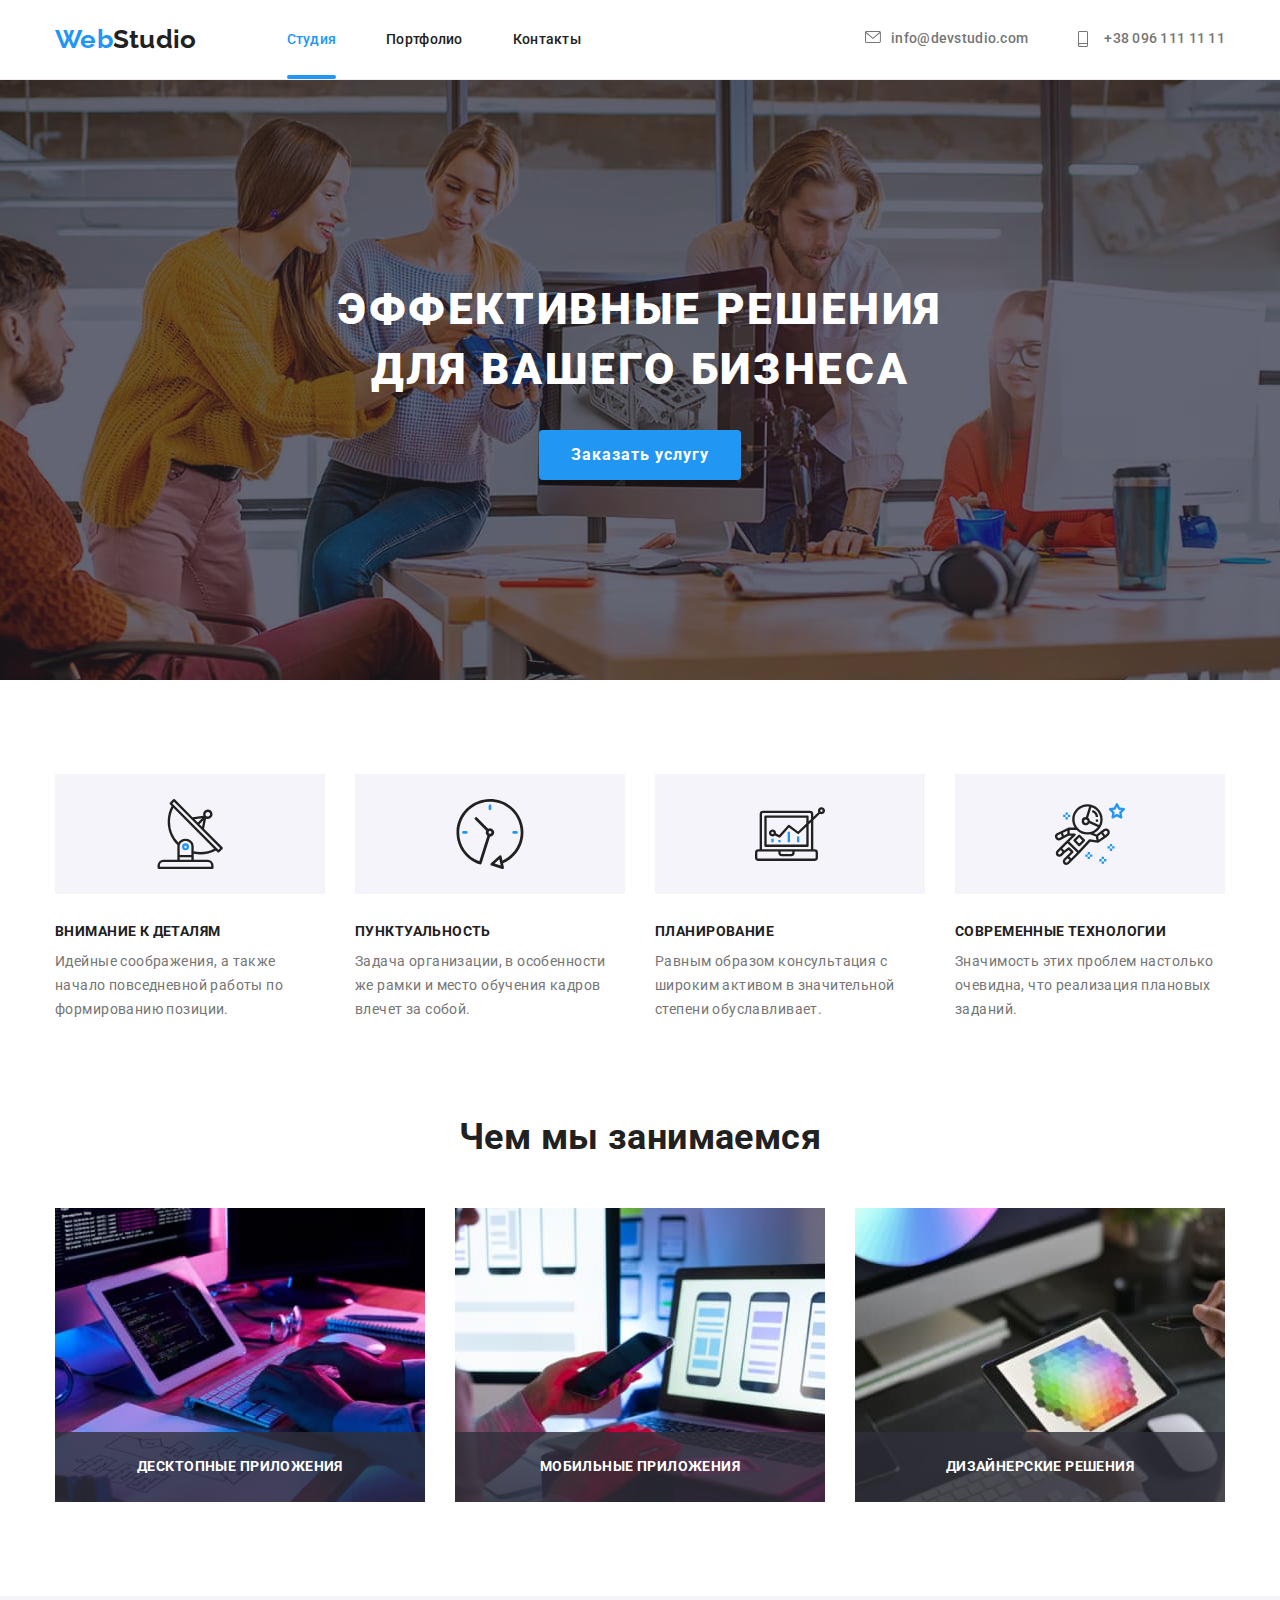
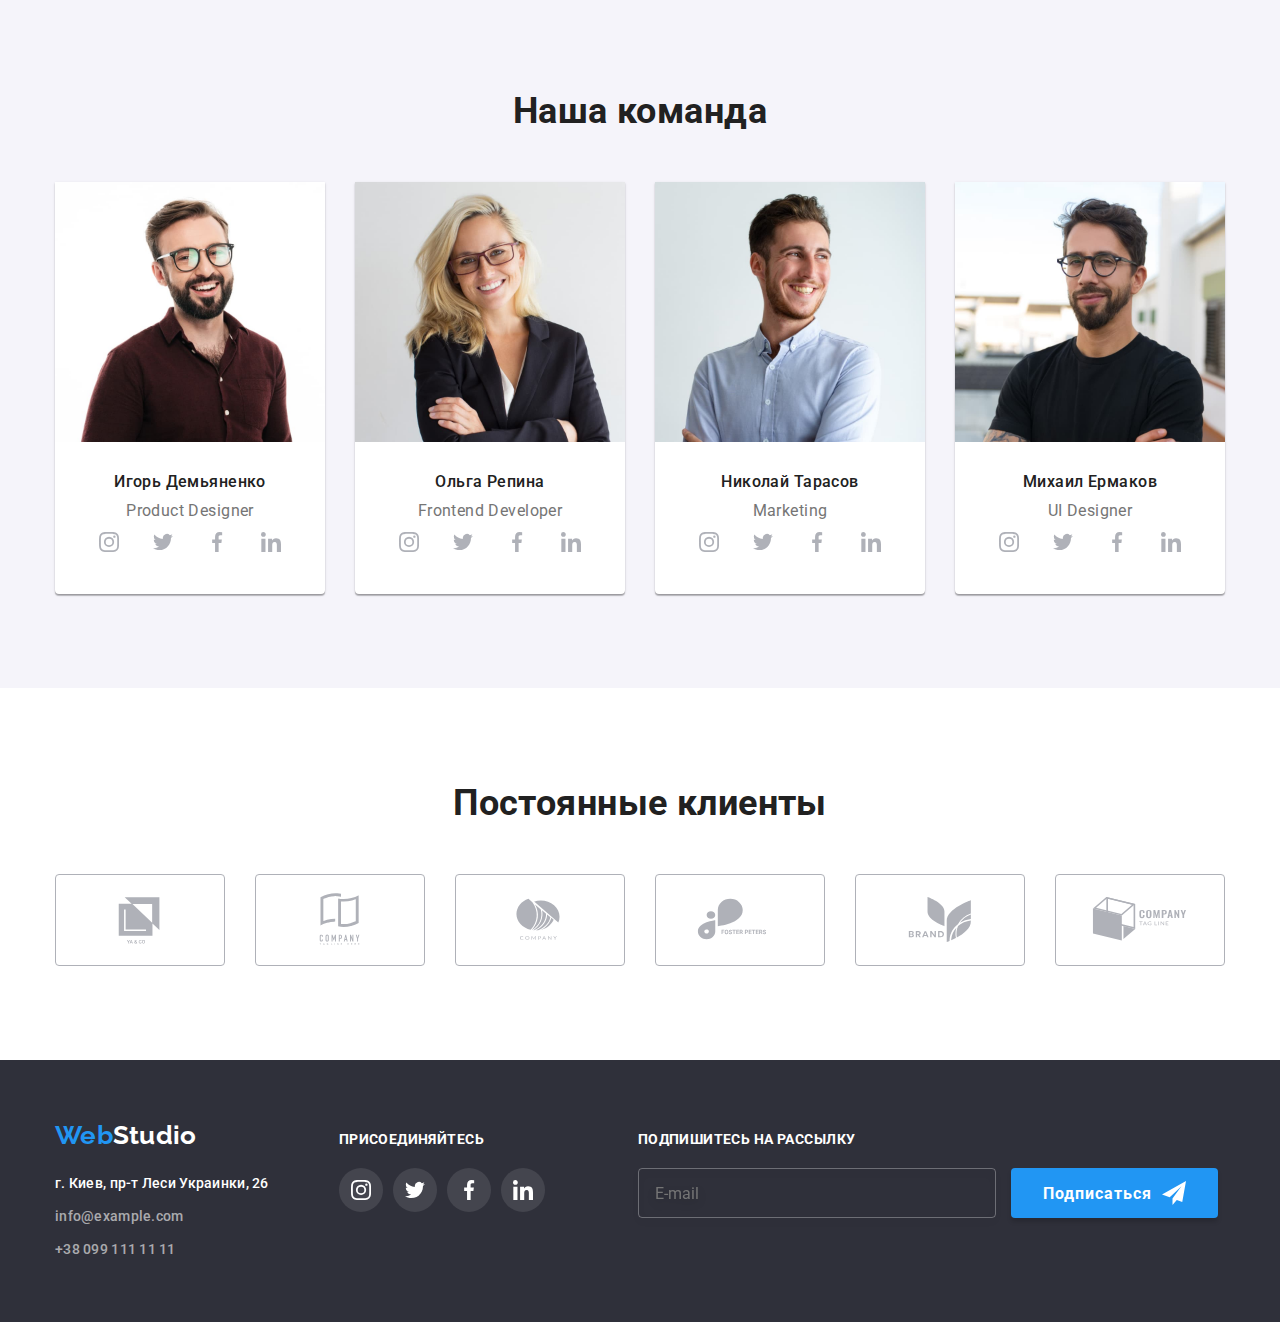
<file: index.html>
<!DOCTYPE html>
<html lang="ru">
  <head>
    <meta charset="UTF-8" />
    <meta http-equiv="X-UA-Compatible" content="IE=edge" />
    <meta name="viewport" content="width=device-width, initial-scale=1.0" />
    <title>WebStudio</title>
    <link rel="preconnect" href="https://fonts.gstatic.com" />
    <link href="https://fonts.googleapis.com/css2?family=Raleway:wght@700&family=Roboto:wght@400;500;700;900&display=swap" rel="stylesheet" />
    <link rel="stylesheet" href="https://cdnjs.cloudflare.com/ajax/libs/modern-normalize/1.0.0/modern-normalize.min.css" />
    <link rel="stylesheet" href="./css/styles.css" />
  </head>
  <body>
    <header class="page-header">
      <div class="container nav-container">
        <nav class="main-nav">
          <a class="whole-logo link" href="./index.html"><span class="logo web-part">Web</span><span class="logo studio-part">Studio</span></a>
          <ul class="site-nav list">
            <li class="nav-item"><a class="link current" href="./index.html">Студия</a></li>
            <li class="nav-item"><a class="link" href="./portfolio.html">Портфолио</a></li>
            <li class="nav-item"><a class="link" href="">Контакты</a></li>
          </ul>
        </nav>
        <ul class="contact-nav list">
          <li class="nav-item contact-item">
            <a class="link contact-info-header" href="mailto:info@devstudio.com">
              <svg class="contact-icon">
                <use href="./images/studio/icons.svg#icon-envelope" width="16" height="12"></use>
              </svg>
              info@devstudio.com
            </a>
          </li>
          <li class="nav-item contact-item">
            <a class="link contact-info-header" href="tel:+380961111111">
              <svg class="contact-icon">
                <use href="./images/studio/icons.svg#icon-smartphone" width="10" height="16"></use>
              </svg>
              +38 096 111 11 11</a
            >
          </li>
        </ul>
      </div>
    </header>
    <main>
      <!--Эффективные решения для бизнеса-->
      <section class="overlay section">
        <h1 class="page-title">
          Эффективные решения <br />
          для вашего бизнеса
        </h1>
        <button class="btn" type="button" data-modal-open>Заказать услугу</button>
        <div class="backdrop is-hidden" data-modal>
          <div class="modal">
            <button class="modal-close-btn" data-modal-close>
              <svg class="modal-icon-svg">
                <use href="./images/studio/icons.svg#icon-cross"></use>
              </svg>
            </button>
            <h3 class="modal-title">Оставьте свои данные, мы вам перезвоним</h3>
            <form class="contact-form">
              <div class="contact-container">
                <label class="contact-label">
                  <span class="label-text">Имя</span>
                  <input type="text" name="user-name" class="contact-form-field" />
                  <svg class="contact-form-icon-svg">
                    <use href="./images/studio/icons.svg#icon-person-black"></use>
                  </svg>
                </label>
              </div>
              <div class="contact-container">
                <label class="contact-label">
                  <span class="label-text">Телефон</span>
                  <input type="tel" name="user-phone" class="contact-form-field" />
                  <svg class="contact-form-icon-svg">
                    <use href="./images/studio/icons.svg#icon-phone-black"></use>
                  </svg>
                </label>
              </div>
              <div class="contact-container">
                <label class="contact-label">
                  <span class="label-text">Почта</span>
                  <input type="email" name="user-email" autocomplete="nope" class="contact-form-field" />
                  <svg class="contact-form-icon-svg">
                    <use href="./images/studio/icons.svg#icon-email-black"></use>
                  </svg>
                </label>
              </div>
              <label>
                <span class="label-text">Комментарий</span>
                <textarea class="contact-form-field contact-form-message" name="user-message" placeholder="Введите текст"></textarea>
              </label>
              <label class="check">
                <input class="checkbox-input visually-hidden" type="checkbox" name="checkbox" />
                <svg class="checkbox-icon-svg">
                  <use href="./images/studio/icons.svg#icon-check"></use>
                </svg>
                <span>Соглашаюсь с рассылкой и принимаю <a href="" class="checkbox-link">Условия договора</a></span>
              </label>
              <button class="btn modal-btn" type="submit">Отправить</button>
            </form>
          </div>
        </div>
      </section>
      <!--Особенности-->
      <section class="section feature-section">
        <div class="container">
          <h2 class="title visually-hidden">Особенности</h2>
          <ul class="flexbox list">
            <li class="content-box">
              <div class="feature-icons">
                <svg class="feature-icons-svg">
                  <use href="./images/studio/icons.svg#icon-antena"></use>
                </svg>
              </div>
              <h3 class="title subtitle">Внимание к деталям</h3>
              <p class="text">Идейные соображения, а также начало повседневной работы по формированию позиции.</p>
            </li>
            <li class="content-box">
              <div class="feature-icons">
                <svg class="feature-icons-svg">
                  <use href="./images/studio/icons.svg#icon-clock"></use>
                </svg>
              </div>
              <h3 class="title subtitle">Пунктуальность</h3>
              <p class="text">Задача организации, в особенности же рамки и место обучения кадров влечет за собой.</p>
            </li>
            <li class="content-box">
              <div class="feature-icons">
                <svg class="feature-icons-svg">
                  <use href="./images/studio/icons.svg#icon-diagram"></use>
                </svg>
              </div>
              <h3 class="title subtitle">Планирование</h3>
              <p class="text">Равным образом консультация с широким активом в значительной степени обуславливает.</p>
            </li>
            <li class="content-box">
              <div class="feature-icons">
                <svg class="feature-icons-svg">
                  <use href="./images/studio/icons.svg#icon-astronaut"></use>
                </svg>
              </div>
              <h3 class="title subtitle">Современные технологии</h3>
              <p class="text">Значимость этих проблем настолько очевидна, что реализация плановых заданий.</p>
            </li>
          </ul>
        </div>
      </section>
      <!--Чем мы занимаемся-->
      <section class="section">
        <div class="container">
          <h2 class="title">Чем мы занимаемся</h2>
          <ul class="flexbox list">
            <li class="img-card">
              <div class="thumb">
                <img class="img" src="./images/studio/box_1.jpg" alt="Написание программы" width="370" />
              </div>
              <p class="label">Десктопные приложения</p>
            </li>
            <li class="img-card">
              <div class="thumb">
                <img src="./images/studio/box_2.jpg" alt="Создание макета" width="370" />
              </div>
              <p class="label">Мобильные приложения</p>
            </li>
            <li class="img-card">
              <div class="thumb">
                <img src="images/studio/box_3.jpg" alt="Создание дизайна" width="370" />
              </div>
              <p class="label">Дизайнерские решения</p>
            </li>
          </ul>
        </div>
      </section>
      <!--Наша команда-->
      <section class="section second-bg">
        <div class="container">
          <h2 class="title">Наша команда</h2>
          <ul class="list flexbox">
            <li class="item team-item">
              <article class="card">
                <div class="card-thumb">
                  <img src="./images/studio/igor_demianenko.jpg" alt="Игорь Демьяненко" width="270" />
                </div>
                <div class="card-content">
                  <h4 class="team-item-name">Игорь Демьяненко</h4>
                  <p class="team-item-position" lang="en">Product Designer</p>
                  <ul class="list social-icons">
                    <li class="social-icons-item">
                      <a href="" class="social-icons-link" target="_blank" rel="noopener noreferrer">
                        <svg class="social-icons-svg">
                          <use href="./images/studio/icons.svg#icon-instagram"></use>
                        </svg>
                      </a>
                    </li>
                    <li class="social-icons-item">
                      <a href="" class="social-icons-link" target="_blank" rel="noopener noreferrer">
                        <svg class="social-icons-svg">
                          <use href="./images/studio/icons.svg#icon-twitter"></use>
                        </svg>
                      </a>
                    </li>
                    <li class="social-icons-item">
                      <a href="" class="social-icons-link" target="_blank" rel="noopener noreferrer">
                        <svg class="social-icons-svg">
                          <use href="./images/studio/icons.svg#icon-facebook"></use>
                        </svg>
                      </a>
                    </li>
                    <li class="social-icons-item">
                      <a href="" class="social-icons-link" target="_blank" rel="noopener noreferrer">
                        <svg class="social-icons-svg">
                          <use href="./images/studio/icons.svg#icon-linkedin"></use>
                        </svg>
                      </a>
                    </li>
                  </ul>
                </div>
              </article>
            </li>
            <li class="item team-item">
              <article class="card">
                <div class="card-thumb">
                  <img src="./images/studio/olga_repina.jpg" alt="Ольга Репина" width="270" />
                </div>
                <div class="card-content">
                  <h4 class="team-item-name">Ольга Репина</h4>
                  <p class="team-item-position" lang="en">Frontend Developer</p>
                  <ul class="list social-icons">
                    <li class="social-icons-item">
                      <a href="" class="social-icons-link" target="_blank" rel="noopener noreferrer">
                        <svg class="social-icons-svg">
                          <use href="./images/studio/icons.svg#icon-instagram"></use>
                        </svg>
                      </a>
                    </li>
                    <li class="social-icons-item">
                      <a href="" class="social-icons-link" target="_blank" rel="noopener noreferrer">
                        <svg class="social-icons-svg">
                          <use href="./images/studio/icons.svg#icon-twitter"></use>
                        </svg>
                      </a>
                    </li>
                    <li class="social-icons-item">
                      <a href="" class="social-icons-link" target="_blank" rel="noopener noreferrer">
                        <svg class="social-icons-svg">
                          <use href="./images/studio/icons.svg#icon-facebook"></use>
                        </svg>
                      </a>
                    </li>
                    <li class="social-icons-item">
                      <a href="" class="social-icons-link" target="_blank" rel="noopener noreferrer">
                        <svg class="social-icons-svg">
                          <use href="./images/studio/icons.svg#icon-linkedin"></use>
                        </svg>
                      </a>
                    </li>
                  </ul>
                </div>
              </article>
            </li>
            <li class="item team-item">
              <article class="card">
                <div class="card-thumb">
                  <img src="./images/studio/nikolai_tarasov.jpg" alt="Николай Тарасов" width="270" />
                </div>
                <div class="card-content">
                  <h4 class="team-item-name">Николай Тарасов</h4>
                  <p class="team-item-position" lang="en">Marketing</p>
                  <ul class="list social-icons">
                    <li class="social-icons-item">
                      <a href="" class="social-icons-link" target="_blank" rel="noopener noreferrer">
                        <svg class="social-icons-svg">
                          <use href="./images/studio/icons.svg#icon-instagram"></use>
                        </svg>
                      </a>
                    </li>
                    <li class="social-icons-item">
                      <a href="" class="social-icons-link" target="_blank" rel="noopener noreferrer">
                        <svg class="social-icons-svg">
                          <use href="./images/studio/icons.svg#icon-twitter"></use>
                        </svg>
                      </a>
                    </li>
                    <li class="social-icons-item">
                      <a href="" class="social-icons-link" target="_blank" rel="noopener noreferrer">
                        <svg class="social-icons-svg">
                          <use href="./images/studio/icons.svg#icon-facebook"></use>
                        </svg>
                      </a>
                    </li>
                    <li class="social-icons-item">
                      <a href="" class="social-icons-link" target="_blank" rel="noopener noreferrer">
                        <svg class="social-icons-svg">
                          <use href="./images/studio/icons.svg#icon-linkedin"></use>
                        </svg>
                      </a>
                    </li>
                  </ul>
                </div>
              </article>
            </li>
            <li class="item team-item">
              <article class="card">
                <div class="card-thumb">
                  <img src="./images/studio/mikhail_ermakov.jpg" alt="Михаил Ермаков" width="270" />
                </div>
                <div class="card-content">
                  <h4 class="team-item-name">Михаил Ермаков</h4>
                  <p class="team-item-position" lang="en">UI Designer</p>
                  <ul class="list social-icons">
                    <li class="social-icons-item">
                      <a href="" class="social-icons-link" target="_blank" rel="noopener noreferrer">
                        <svg class="social-icons-svg">
                          <use href="./images/studio/icons.svg#icon-instagram"></use>
                        </svg>
                      </a>
                    </li>
                    <li class="social-icons-item">
                      <a href="" class="social-icons-link" target="_blank" rel="noopener noreferrer">
                        <svg class="social-icons-svg">
                          <use href="./images/studio/icons.svg#icon-twitter"></use>
                        </svg>
                      </a>
                    </li>
                    <li class="social-icons-item">
                      <a href="" class="social-icons-link" target="_blank" rel="noopener noreferrer">
                        <svg class="social-icons-svg">
                          <use href="./images/studio/icons.svg#icon-facebook"></use>
                        </svg>
                      </a>
                    </li>
                    <li class="social-icons-item">
                      <a href="" class="social-icons-link" target="_blank" rel="noopener noreferrer">
                        <svg class="social-icons-svg">
                          <use href="./images/studio/icons.svg#icon-linkedin"></use>
                        </svg>
                      </a>
                    </li>
                  </ul>
                </div>
              </article>
            </li>
          </ul>
        </div>
      </section>
      <section class="section">
        <div class="container">
          <h2 class="title">Постоянные клиенты</h2>
          <ul class="list client-list">
            <li class="client-item">
              <a href="" class="client-link">
                <svg class="client-icons-svg">
                  <use href="./images/studio/icons.svg#icon-logo1"></use>
                </svg>
              </a>
            </li>
            <li class="client-item">
              <a href="" class="client-link">
                <svg class="client-icons-svg">
                  <use href="./images/studio/icons.svg#icon-logo2"></use>
                </svg>
              </a>
            </li>
            <li class="client-item">
              <a href="" class="client-link">
                <svg class="client-icons-svg">
                  <use href="./images/studio/icons.svg#icon-logo3"></use>
                </svg>
              </a>
            </li>
            <li class="client-item">
              <a href="" class="client-link">
                <svg class="client-icons-svg">
                  <use href="./images/studio/icons.svg#icon-logo4"></use>
                </svg>
              </a>
            </li>
            <li class="client-item">
              <a href="" class="client-link">
                <svg class="client-icons-svg">
                  <use href="./images/studio/icons.svg#icon-logo5"></use>
                </svg>
              </a>
            </li>
            <li class="client-item">
              <a href="" class="client-link">
                <svg class="client-icons-svg">
                  <use href="./images/studio/icons.svg#icon-logo6"></use>
                </svg>
              </a>
            </li>
          </ul>
        </div>
      </section>
    </main>
    <footer class="first-bg footer">
      <div class="container footer-container">
        <div class="address-container">
          <div class="logo-footer">
            <a class="link" href="./index.html"><span class="logo web-part">Web</span><span class="logo studio-white-part">Studio</span></a>
          </div>
          <address class="address">
            <ul class="list">
              <li class="address-footer">
                <a class="link contact" href="https://goo.gl/maps/ryUQpqb8uxzXQefP9">г. Киев, пр-т Леси Украинки, 26</a>
              </li>
              <li class="address-footer">
                <a class="link contact-info" href="mailto:info@example.com">info@example.com</a>
              </li>
              <li><a class="link contact-info" href="tel:+380991111111">+38 099 111 11 11</a></li>
            </ul>
          </address>
        </div>
        <div class="invite-container">
          <h3 class="subtitle footer-title">Присоединяйтесь</h3>
          <ul class="list social-icons">
            <li class="social-icons-item">
              <a href="" class="social-icons-link footer-icons-link" target="_blank" rel="noopener noreferrer">
                <svg class="social-icons-svg footer-icons">
                  <use href="./images/studio/icons.svg#icon-instagram"></use>
                </svg>
              </a>
            </li>
            <li class="social-icons-item">
              <a href="" class="social-icons-link footer-icons-link" target="_blank" rel="noopener noreferrer">
                <svg class="social-icons-svg footer-icons">
                  <use href="./images/studio/icons.svg#icon-twitter"></use>
                </svg>
              </a>
            </li>
            <li class="social-icons-item">
              <a href="" class="social-icons-link footer-icons-link" target="_blank" rel="noopener noreferrer">
                <svg class="social-icons-svg footer-icons">
                  <use href="./images/studio/icons.svg#icon-facebook"></use>
                </svg>
              </a>
            </li>
            <li class="social-icons-item">
              <a href="" class="social-icons-link footer-icons-link" target="_blank" rel="noopener noreferrer">
                <svg class="social-icons-svg footer-icons">
                  <use href="./images/studio/icons.svg#icon-linkedin"></use>
                </svg>
              </a>
            </li>
          </ul>
        </div>
        <div class="subscribing-container">
          <h3 class="subtitle footer-title">Подпишитесь на рассылку</h3>
          <div class="form-container">
            <form class="email-form">
              <label class="email-label"><input class="email-input" type="email" name="user-email" placeholder="E-mail" autocomplete="nope" /></label>
              <button class="btn btn-footer" type="submit">
                Подписаться
                <svg class="send-icon-svg" width="24" height="24">
                  <use href="./images/studio/icons.svg#icon-send"></use>
                </svg>
              </button>
            </form>
          </div>
        </div>
      </div>
    </footer>
    <script src="./js/modal.js"></script>
  </body>
</html>
</file>
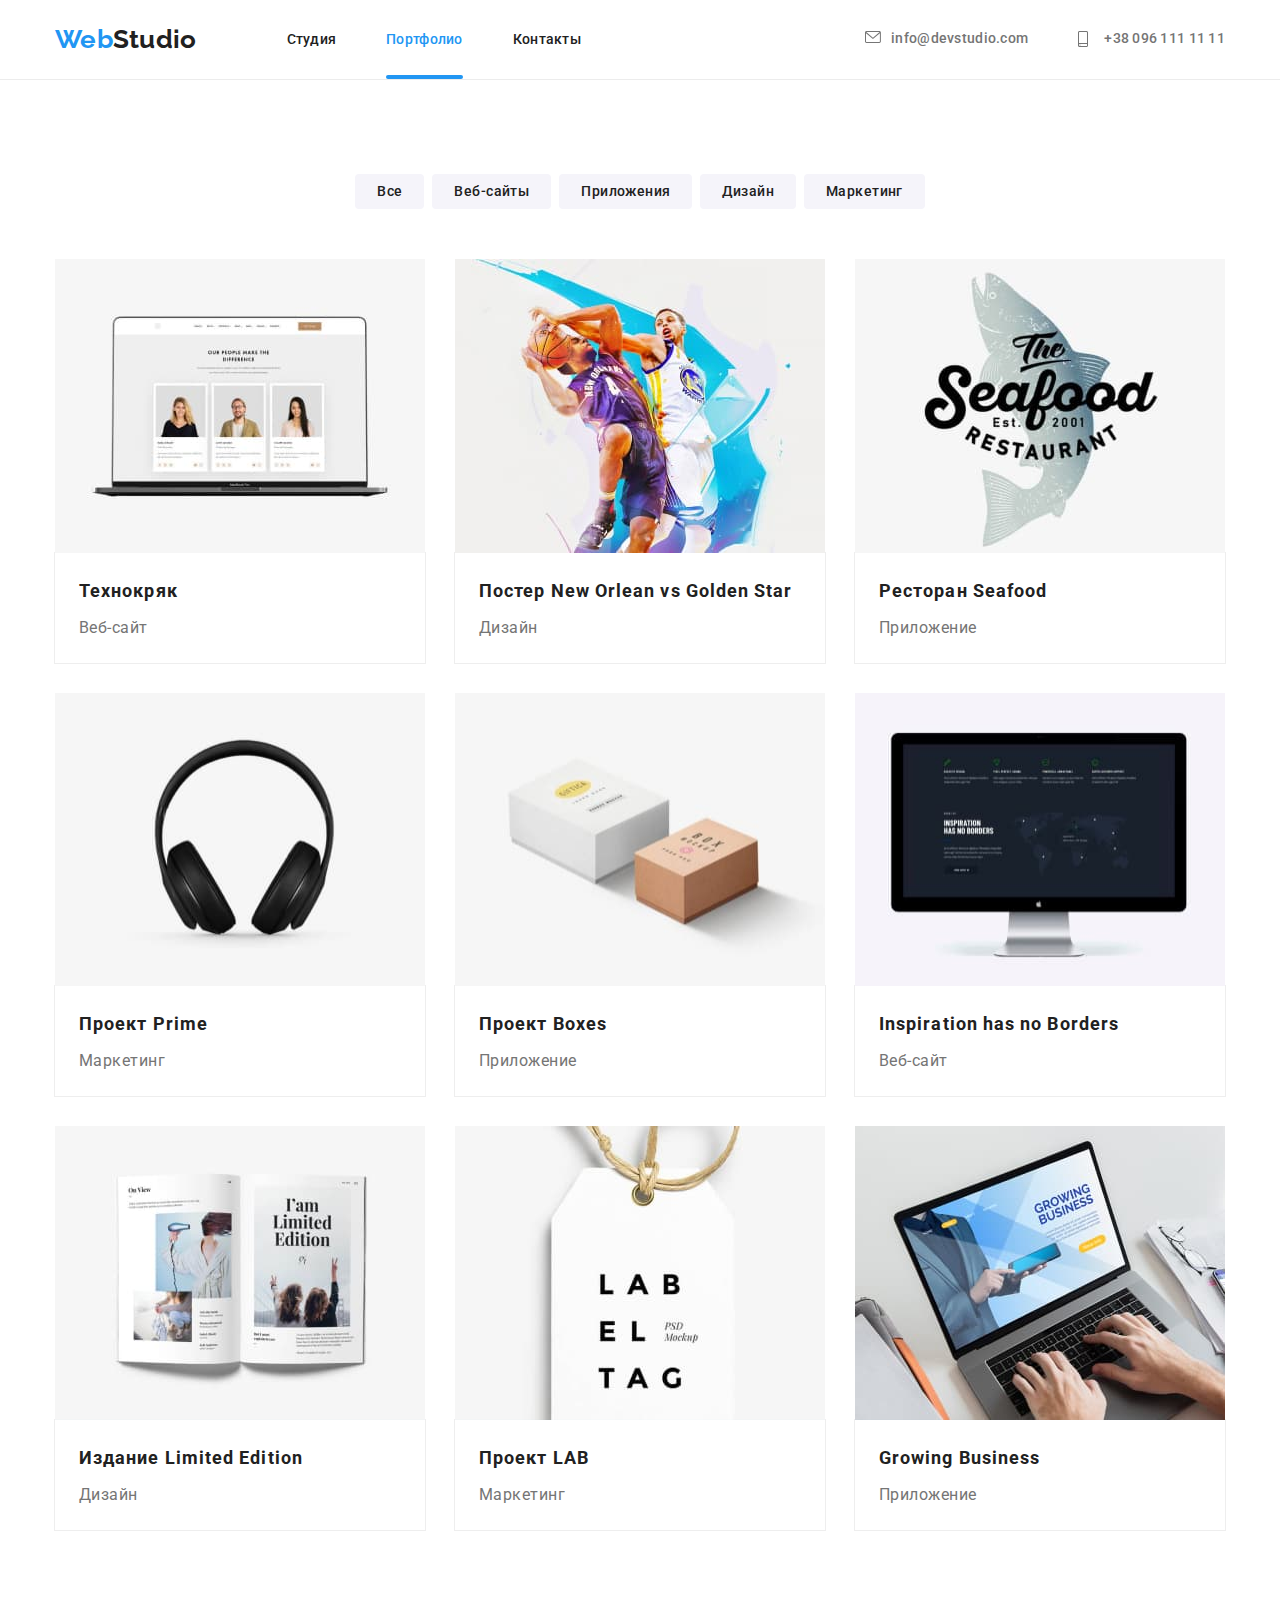
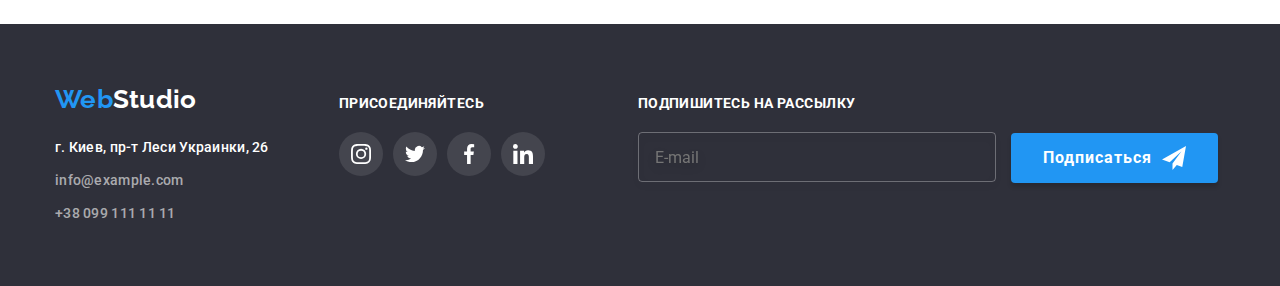
<file: portfolio.html>
<!DOCTYPE html>
<html lang="ru">
  <head>
    <meta charset="UTF-8" />
    <meta http-equiv="X-UA-Compatible" content="IE=edge" />
    <meta name="viewport" content="width=device-width, initial-scale=1.0" />
    <title>Portfolio</title>
    <link rel="preconnect" href="https://fonts.gstatic.com" />
    <link href="https://fonts.googleapis.com/css2?family=Raleway:wght@700&family=Roboto:wght@400;500;700;900&display=swap" rel="stylesheet" />
    <link rel="stylesheet" href="https://cdnjs.cloudflare.com/ajax/libs/modern-normalize/1.0.0/modern-normalize.min.css" />
    <link rel="stylesheet" href="./css/styles.css" />
  </head>
  <body>
    <header class="page-header">
      <div class="container nav-container">
        <nav class="main-nav">
          <a class="whole-logo link" href="./index.html"><span class="logo web-part">Web</span><span class="logo studio-part">Studio</span></a>
          <ul class="site-nav list">
            <li class="nav-item"><a class="link" href="./index.html">Студия</a></li>
            <li class="nav-item"><a class="link current" href="./portfolio.html">Портфолио</a></li>
            <li class="nav-item"><a class="link" href="">Контакты</a></li>
          </ul>
        </nav>
        <ul class="contact-nav list">
          <li class="nav-item contact-item">
            <a class="link contact-info-header" href="mailto:info@devstudio.com">
              <svg class="contact-icon">
                <use href="./images/studio/icons.svg#icon-envelope" width="16" height="12"></use>
              </svg>
              info@devstudio.com
            </a>
          </li>
          <li class="nav-item contact-item">
            <a class="link contact-info-header" href="tel:+380961111111">
              <svg class="contact-icon">
                <use href="./images/studio/icons.svg#icon-smartphone" width="10" height="16"></use>
              </svg>
              +38 096 111 11 11</a
            >
          </li>
        </ul>
      </div>
    </header>
    <main>
      <section class="section">
        <div class="container">
          <ul class="list nav-btn">
            <li class="btn-box"><button class="portfolio-btn" type="button">Все</button></li>
            <li class="btn-box"><button class="portfolio-btn" type="button">Веб-сайты</button></li>
            <li class="btn-box"><button class="portfolio-btn" type="button">Приложения</button></li>
            <li class="btn-box"><button class="portfolio-btn" type="button">Дизайн</button></li>
            <li class="btn-box"><button class="portfolio-btn" type="button">Маркетинг</button></li>
          </ul>
          <div class="portfolio-set">
            <ul class="list flexbox">
              <li class="portfolio-item">
                <article class="portfolio-card">
                  <div class="portfolio-card-thumb">
                    <img src="./images/portfolio/img-1.jpg" width="370" height="294" alt="Веб-сайт в ноутбуке" />
                    <div class="card-overlay">
                      <p class="card-overlay-text">
                        Технокряк это современная площадка распространения коронавируса. Компании используют эту платформу для цифрового шпионажа и атак на защищённые сервера
                        конкурентов.
                      </p>
                    </div>
                  </div>
                  <div class="portfolio-card-content">
                    <h2 class="portfolio-item-title">Технокряк</h2>
                    <p class="portfolio-item-text">Веб-сайт</p>
                  </div>
                </article>
              </li>
              <li class="portfolio-item">
                <article class="portfolio-card">
                  <div class="portfolio-card-thumb">
                    <img src="./images/portfolio/img-2.jpg" width="370" height="294" alt="Постер" />
                    <div class="card-overlay">
                      <p class="card-overlay-text">
                        Технокряк это современная площадка распространения коронавируса. Компании используют эту платформу для цифрового шпионажа и атак на защищённые сервера
                        конкурентов.
                      </p>
                    </div>
                  </div>
                  <div class="portfolio-card-content">
                    <h2 class="portfolio-item-title">Постер New Orlean vs Golden Star</h2>
                    <p class="portfolio-item-text">Дизайн</p>
                  </div>
                </article>
              </li>
              <li class="portfolio-item">
                <article class="portfolio-card">
                  <div class="portfolio-card-thumb">
                    <img src="./images/portfolio/img-3.jpg" width="370" height="294" alt="Лого ресторана" />
                    <div class="card-overlay">
                      <p class="card-overlay-text">
                        Технокряк это современная площадка распространения коронавируса. Компании используют эту платформу для цифрового шпионажа и атак на защищённые сервера
                        конкурентов.
                      </p>
                    </div>
                  </div>
                  <div class="portfolio-card-content">
                    <h2 class="portfolio-item-title">Ресторан Seafood</h2>
                    <p class="portfolio-item-text">Приложение</p>
                  </div>
                </article>
              </li>
              <li class="portfolio-item">
                <article class="portfolio-card">
                  <div class="portfolio-card-thumb">
                    <img src="./images/portfolio/img-4.jpg" width="370" height="294" alt="Наушники" />
                    <div class="card-overlay">
                      <p class="card-overlay-text">
                        Технокряк это современная площадка распространения коронавируса. Компании используют эту платформу для цифрового шпионажа и атак на защищённые сервера
                        конкурентов.
                      </p>
                    </div>
                  </div>
                  <div class="portfolio-card-content">
                    <h2 class="portfolio-item-title">Проект Prime</h2>
                    <p class="portfolio-item-text">Маркетинг</p>
                  </div>
                </article>
              </li>
              <li class="portfolio-item">
                <article class="portfolio-card">
                  <div class="portfolio-card-thumb">
                    <img src="./images/portfolio/img-5.jpg" width="370" height="294" alt="Два картонных бокса" />
                    <div class="card-overlay">
                      <p class="card-overlay-text">
                        Технокряк это современная площадка распространения коронавируса. Компании используют эту платформу для цифрового шпионажа и атак на защищённые сервера
                        конкурентов.
                      </p>
                    </div>
                  </div>
                  <div class="portfolio-card-content">
                    <h2 class="portfolio-item-title">Проект Boxes</h2>
                    <p class="portfolio-item-text">Приложение</p>
                  </div>
                </article>
              </li>
              <li class="portfolio-item">
                <article class="portfolio-card">
                  <div class="portfolio-card-thumb">
                    <img src="./images/portfolio/img-6.jpg" width="370" height="294" alt="Экран монитора" />
                    <div class="card-overlay">
                      <p class="card-overlay-text">
                        Технокряк это современная площадка распространения коронавируса. Компании используют эту платформу для цифрового шпионажа и атак на защищённые сервера
                        конкурентов.
                      </p>
                    </div>
                  </div>
                  <div class="portfolio-card-content">
                    <h2 class="portfolio-item-title">Inspiration has no Borders</h2>
                    <p class="portfolio-item-text">Веб-сайт</p>
                  </div>
                </article>
              </li>
              <li class="portfolio-item">
                <article class="portfolio-card">
                  <div class="portfolio-card-thumb">
                    <img src="./images/portfolio/img-7.jpg" width="370" height="294" alt="Открытая книга" />
                    <div class="card-overlay">
                      <p class="card-overlay-text">
                        Технокряк это современная площадка распространения коронавируса. Компании используют эту платформу для цифрового шпионажа и атак на защищённые сервера
                        конкурентов.
                      </p>
                    </div>
                  </div>
                  <div class="portfolio-card-content">
                    <h2 class="portfolio-item-title">Издание Limited Edition</h2>
                    <p class="portfolio-item-text">Дизайн</p>
                  </div>
                </article>
              </li>
              <li class="portfolio-item">
                <article class="portfolio-card">
                  <div class="portfolio-card-thumb">
                    <img src="./images/portfolio/img-8.jpg" width="370" height="294" alt="Дизайн тег" />
                    <div class="card-overlay">
                      <p class="card-overlay-text">
                        Технокряк это современная площадка распространения коронавируса. Компании используют эту платформу для цифрового шпионажа и атак на защищённые сервера
                        конкурентов.
                      </p>
                    </div>
                  </div>
                  <div class="portfolio-card-content">
                    <h2 class="portfolio-item-title">Проект LAB</h2>
                    <p class="portfolio-item-text">Маркетинг</p>
                  </div>
                </article>
              </li>
              <li class="portfolio-item">
                <article class="portfolio-card">
                  <div class="portfolio-card-thumb">
                    <img src="./images/portfolio/img-9.jpg" width="370" height="294" alt="Открытый ноутбук" />
                    <div class="card-overlay">
                      <p class="card-overlay-text">
                        Технокряк это современная площадка распространения коронавируса. Компании используют эту платформу для цифрового шпионажа и атак на защищённые сервера
                        конкурентов.
                      </p>
                    </div>
                  </div>
                  <div class="portfolio-card-content">
                    <h2 class="portfolio-item-title">Growing Business</h2>
                    <p class="portfolio-item-text">Приложение</p>
                  </div>
                </article>
              </li>
            </ul>
          </div>
        </div>
      </section>
    </main>
    <footer class="first-bg footer">
      <div class="container footer-container">
        <div class="address-container">
          <div class="logo-footer">
            <a class="link" href="./index.html"><span class="logo web-part">Web</span><span class="logo studio-white-part">Studio</span></a>
          </div>
          <address class="address">
            <ul class="list">
              <li class="address-footer">
                <a class="link contact" href="https://goo.gl/maps/ryUQpqb8uxzXQefP9">г. Киев, пр-т Леси Украинки, 26</a>
              </li>
              <li class="address-footer">
                <a class="link contact-info" href="mailto:info@example.com">info@example.com</a>
              </li>
              <li><a class="link contact-info" href="tel:+380991111111">+38 099 111 11 11</a></li>
            </ul>
          </address>
        </div>
        <div class="invite-container">
          <h3 class="subtitle footer-title">Присоединяйтесь</h3>
          <ul class="list social-icons">
            <li class="social-icons-item">
              <a href="" class="social-icons-link footer-icons-link" target="_blank" rel="noopener noreferrer">
                <svg class="social-icons-svg footer-icons">
                  <use href="./images/studio/icons.svg#icon-instagram"></use>
                </svg>
              </a>
            </li>
            <li class="social-icons-item">
              <a href="" class="social-icons-link footer-icons-link" target="_blank" rel="noopener noreferrer">
                <svg class="social-icons-svg footer-icons">
                  <use href="./images/studio/icons.svg#icon-twitter"></use>
                </svg>
              </a>
            </li>
            <li class="social-icons-item">
              <a href="" class="social-icons-link footer-icons-link" target="_blank" rel="noopener noreferrer">
                <svg class="social-icons-svg footer-icons">
                  <use href="./images/studio/icons.svg#icon-facebook"></use>
                </svg>
              </a>
            </li>
            <li class="social-icons-item">
              <a href="" class="social-icons-link footer-icons-link" target="_blank" rel="noopener noreferrer">
                <svg class="social-icons-svg footer-icons">
                  <use href="./images/studio/icons.svg#icon-linkedin"></use>
                </svg>
              </a>
            </li>
          </ul>
        </div>
        <div class="subscribing-container">
          <h3 class="subtitle footer-title">Подпишитесь на рассылку</h3>
          <div class="form-container">
            <form class="email-form">
              <label class="email-label"><input class="email-input" type="email" name="user-email" placeholder="E-mail" autocomplete="nope" /></label>
              <button class="btn btn-footer" type="submit">
                Подписаться
                <svg class="send-icon-svg" width="24" height="24">
                  <use href="./images/studio/icons.svg#icon-send"></use>
                </svg>
              </button>
            </form>
          </div>
        </div>
      </div>
    </footer>
  </body>
</html>
</file>
<file: css/styles.css>
:root {
  --main-text-cl: #757575;
  --title-cl: #212121;
  --accent-cl: #2196f3;
  --alt-tittle-cl: #ffffff;
  --icons-color: #afb1b8;

  --dark-bg: #2f303a;
  --second-bg: #f5f4fa;

  --main-font: 'Roboto', sans-serif;
  --logo-font: 'Raleway', sans-serif;

  --card-set-gap: 30px;
  --card-shadow: 0px 1px 3px rgba(0, 0, 0, 0.12), 0px 1px 1px rgba(0, 0, 0, 0.14), 0px 2px 1px rgba(0, 0, 0, 0.2);
  --card-border-radius: 0px 0px 4px 4px;

  --timing-function: cubic-bezier(0.4, 0, 0.2, 1);
}

html {
  box-sizing: border-box;
}

*,
*::after,
*::before {
  box-sizing: inherit;
}

body {
  font-family: var(--main-font);
  font-size: 14px;
  line-height: 1.71;
  letter-spacing: 0.03em;
  color: var(--main-text-cl);
}

h1,
h2,
h3,
h4,
h5,
p {
  margin-top: 0;
  margin-bottom: 0;
}

.section {
  padding-top: 94px;
  padding-bottom: 94px;
}

.container {
  width: 1200px;
  padding-left: 15px;
  padding-right: 15px;
  margin-left: auto;
  margin-right: auto;
}

.visually-hidden {
  position: absolute !important;
  clip: rect(1px 1px 1px 1px);
  clip: rect(1px, 1px, 1px, 1px);
  padding: 0 !important;
  border: 0 !important;
  height: 1px !important;
  width: 1px !important;
  overflow: hidden;
}

/* Header */

.nav-container {
  display: flex;
}

.link {
  text-decoration: none;
  font-weight: 500;
  font-size: 14px;
  line-height: 1.14;
  letter-spacing: 0.02em;
  color: var(--title-cl);

  transition: color 250ms var(--timing-function);
}

.link:hover,
.link:focus {
  color: var(--accent-cl);
}

.current {
  position: relative;
  padding-bottom: 32px;

  color: var(--accent-cl);
}

.current::after {
  position: absolute;
  display: block;
  content: '';
  height: 4px;
  width: 100%;
  border-radius: 2px;
  background-color: var(--accent-cl);
  bottom: 0;
}

.list {
  margin: 0;
  padding: 0;
  list-style: none;
}

.main-nav {
  display: flex;
  align-items: center;
}

.page-header {
  padding-top: 24px;
  padding-bottom: 24px;
  border-bottom: 1px solid #ececec;
}

.site-nav {
  display: flex;
}

.site-nav .nav-item + .nav-item,
.contact-nav .nav-item + .nav-item {
  margin-left: 50px;
}

.contact-nav {
  display: flex;
  align-self: center;
  margin-left: auto;
}

.contact-info-header {
  display: flex;
  color: var(--main-text-cl);
}

.contact-icon {
  width: 16px;
  height: 16px;
  margin-right: 10px;
  padding: 0px;
  fill: currentColor;
}

.logo {
  font-family: var(--logo-font);
  font-weight: 700;
  font-size: 26px;
  line-height: 1.19;
}

.whole-logo {
  margin-right: 90px;
}

.web-part {
  color: var(--accent-cl);
}

.studio-part {
  color: var(--title-cl);
}

.studio-white-part {
  color: var(--alt-tittle-cl);
}

/* Hero */

.overlay {
  text-align: center;
  max-width: 1600px;
  min-height: 600px;
  padding-top: 200px;
  padding-bottom: 200px;
  margin-left: auto;
  margin-right: auto;
  background-image: linear-gradient(to right, rgba(47, 48, 58, 0.4), rgba(47, 48, 58, 0.4)), url('../images/studio/img-bg.jpg');
  background-size: cover;
  background-position: center;
  background-repeat: no-repeat;
  background-color: #c4c4c4;
}

.first-bg {
  text-align: center;
  background-color: var(--dark-bg);
}

.page-title {
  margin-bottom: 30px;

  font-weight: 900;
  font-size: 44px;
  line-height: 1.36;
  text-align: center;
  letter-spacing: 0.06em;
  text-transform: uppercase;
  color: var(--alt-tittle-cl);
}

.btn {
  min-width: 200px;
  min-height: 50px;
  padding: 10px 32px;
  box-shadow: 0px 4px 4px rgba(0, 0, 0, 0.15);
  border-radius: 4px;
  border: none;
  outline: none;

  font-family: inherit;
  font-weight: 700;
  font-size: 16px;
  line-height: 1.87;
  letter-spacing: 0.06em;
  color: var(--alt-tittle-cl);
  background-color: var(--accent-cl);
  cursor: pointer;

  transition: color 250ms var(--timing-function), background-color 250ms var(--timing-function);
}

.btn:hover,
.btn:focus {
  color: var(--alt-tittle-cl);
  background-color: var(--accent-cl);
}

.backdrop {
  position: fixed;
  left: 50%;
  top: 0px;
  width: 100vw;
  height: 100vh;
  z-index: 1;
  transform: translate(-50%) scale(1);
  background-color: rgba(0, 0, 0, 0.2);

  opacity: 1;

  transition: opacity 250ms var(--timing-function), scale 250ms var(--timing-function);
}

.backdrop.is-hidden {
  opacity: 0;
  visibility: hidden;
  pointer-events: none;
  transform: scale(0.5);
}

.modal-close-btn {
  position: absolute;
  top: 8px;
  right: 8px;
  width: 30px;
  height: 30px;
  background: var(--alt-tittle-cl);
  border: 1px solid rgba(0, 0, 0, 0.1);
  border-radius: 50%;
}

.modal-icon-svg {
  width: 11px;
  height: 11px;
  fill: #000;
}

.modal-close-btn:hover > .modal-icon-svg,
.modal-close-btn:focus > .modal-icon-svg {
  fill: var(--accent-cl);
}

.modal {
  position: absolute;
  width: 528px;
  height: 581px;
  left: 50%;
  top: 222px;
  transform: translate(-50%);

  background-color: var(--alt-tittle-cl);
  box-shadow: 0px 1px 3px rgba(0, 0, 0, 0.12), 0px 1px 1px rgba(0, 0, 0, 0.14), 0px 2px 1px rgba(0, 0, 0, 0.2);
  border-radius: 4px;
}

.modal-title {
  font-weight: 700;
  font-size: 20px;
  line-height: 1.15;
  text-align: center;
  color: var(--title-cl);

  margin-top: 40px;
  margin-bottom: 12px;
}

.contact-container {
  position: relative;
  bottom: 0px;
  left: 0px;
}

.label-text {
  display: block;
  text-align: start;
  margin-left: 41px;
  margin-bottom: 4px;

  font-size: 12px;
  line-height: 1.16;
  letter-spacing: 0.01em;
}

.contact-form-field {
  display: block;
  width: 448px;
  height: 40px;
  margin-left: auto;
  margin-right: auto;
  margin-bottom: 10px;
  padding-left: 42px;

  border: 1px solid rgba(33, 33, 33, 0.2);
  border-radius: 4px;
  outline: none;
  transition: border 250ms var(--timing-function);
}

.contact-form-icon-svg {
  position: absolute;
  left: 52px;
  bottom: 11px;
  width: 18px;
  height: 18px;
  transition: fill 250ms var(--timing-function);
}

.contact-form-field:focus {
  border: 1px solid var(--accent-cl);
}

.contact-form-field:focus + .contact-form-icon-svg {
  fill: var(--accent-cl);
}

.contact-form-message::placeholder {
  font-size: 12px;
  line-height: 1.16;
  letter-spacing: 0.01em;

  color: rgba(117, 117, 117, 0.5);
}

.contact-form-message {
  padding: 12px 16px;
  resize: none;
  width: 448px;
  height: 120px;
  margin-bottom: 20px;

  border: 1px solid rgba(33, 33, 33, 0.2);
  border-radius: 4px;
}

.check {
  display: flex;
  justify-content: center;
  align-items: center;
}

.checkbox-icon-svg {
  margin-right: 7px;
  width: 16px;
  height: 15px;
  border: 1.5px solid #212121;
  border-radius: 3px;
}

.checkbox-link {
  color: var(--accent-cl);
}

.checkbox-input:checked + .checkbox-icon-svg {
  background-color: var(--accent-cl);
  border-color: var(--accent-cl);
}

.modal-btn {
  margin-top: 30px;
}

/* Особенности */

.feature-section {
  padding-bottom: 0;
}

.flexbox {
  display: flex;
  flex-wrap: wrap;
  margin-top: calc(-1 * var(--card-set-gap));
  margin-right: calc(-1 * var(--card-set-gap));
}

.content-box {
  flex-basis: calc((100% - 4 * (var(--card-set-gap))) / 4);
  margin-top: var(--card-set-gap);
  margin-right: var(--card-set-gap);
}

.feature-icons {
  display: flex;
  justify-content: center;
  align-items: center;
  width: 270px;
  height: 120px;
  background-color: var(--second-bg);

  margin-bottom: 30px;
}

.feature-icons-svg {
  width: 70px;
  height: 70px;
}

.title {
  margin-bottom: 50px;

  font-weight: 700;
  font-size: 36px;
  line-height: 1.17;
  text-align: center;
  color: var(--title-cl);
}

.subtitle {
  margin-bottom: 10px;

  text-align: start;
  font-size: 14px;
  line-height: 1.14;
  text-transform: uppercase;
}

.text {
  line-height: 1.71;
  color: var(--main-text-cl);
}

/* Чем мы занимаемся */

img {
  display: block;
  max-width: 100%;
  height: auto;
}

.img-card {
  position: relative;

  flex-basis: calc((100% - 3 * var(--card-set-gap)) / 3);
  margin-top: var(--card-set-gap);
  margin-right: var(--card-set-gap);
}

.label {
  position: absolute;
  bottom: 0;
  right: 0;

  width: 100%;
  height: 70px;
  padding-top: 27px;

  font-weight: 700;
  line-height: 1.14;
  text-align: center;
  text-transform: uppercase;

  color: var(--alt-tittle-cl);
  background-color: rgba(47, 48, 58, 0.8);
}

/* Наша команда*/

.flexbox > .item {
  flex-basis: calc((100% - 4 * var(--card-set-gap)) / 4);
  margin-top: var(--card-set-gap);
  margin-right: var(--card-set-gap);
}

.card {
  background-color: var(--alt-tittle-cl);
  box-shadow: var(--card-shadow);
  border-radius: var(--card-border-radius);
  overflow: hidden;
}

.team-item-position {
  margin-top: 10px;
}

.card-content {
  padding: 30px 0;
}

.team-item {
  text-align: center;
  font-size: 16px;
  line-height: 1.19;
}

.team-item-name {
  font-weight: 500;
  color: var(--title-cl);
}

.social-icons {
  display: inline-flex;
}

.social-icons-item:not(:last-child) {
  margin-right: 10px;
}

.social-icons-svg {
  width: 20px;
  height: 20px;
  fill: var(--icons-color);

  transition: fill 250ms var(--timing-function);
}

.social-icons-link {
  display: flex;
  align-items: center;
  justify-content: center;
  width: 44px;
  height: 44px;
  border-radius: 50%;
  background-color: var(--alt-tittle-cl);

  transition: background-color 250ms var(--timing-function);
}

.social-icons-link:hover .social-icons-svg,
.social-icons-link:focus .social-icons-svg {
  fill: var(--alt-tittle-cl);
}

.social-icons-link:hover,
.social-icons-link:focus {
  background-color: var(--accent-cl);
}

/* Clients */

.client-list {
  display: flex;
}

.client-item {
  display: flex;
  align-items: center;
  justify-content: center;
  width: 170px;
  height: 92px;
}

.client-item:not(:last-child) {
  margin-right: 30px;
}

.client-link {
  display: flex;
  align-items: center;
  justify-content: center;
  width: 100%;
  height: 100%;
  border-radius: 4px;
  border: 1px solid var(--icons-color);
  /*border-color: var(--icons-color);*/

  transition: border-color 250ms var(--timing-function);
}

.client-icons-svg {
  display: inline-flex;
  width: 106px;
  height: 60px;
  fill: var(--icons-color);

  transition: fill 250ms var(--timing-function);
}

.client-link:hover .client-icons-svg,
.client-link:focus .client-icons-svg {
  fill: var(--accent-cl);
}

.client-link:hover,
.client-link:focus {
  border-color: var(--accent-cl);
}

/* Footer */

.footer {
  display: flex;
  text-align: start;
  padding-top: 60px;
  padding-bottom: 60px;
}

.second-bg {
  background-color: var(--second-bg);
}

.footer-container {
  display: flex;
  align-items: baseline;
}

.address {
  font-style: inherit;
}

.logo-footer {
  margin-bottom: 20px;
}

.address-footer {
  margin-bottom: 9px;
}

.contact {
  color: var(--alt-tittle-cl);
}

.contact-info {
  color: rgba(255, 255, 255, 0.6);
}

.invite-container {
  margin-left: 70px;
}

.footer-title {
  color: var(--alt-tittle-cl);
  margin-bottom: 0;
  padding-bottom: 20px;
}

.footer-icons-link {
  background-color: rgba(255, 255, 255, 0.1);

  transition: background-color 250ms var(--timing-function);
}

.footer-icons {
  fill: var(--alt-tittle-cl);
}

.footer-icons-link:hover,
.footer-icons-link:focus {
  background-color: var(--accent-cl);
}

.subscribing-container {
  margin-left: 93px;
}

.email-input {
  font-size: 16px;
  line-height: 1.25;
  color: var(--alt-tittle-cl);
  padding-left: 16px;

  width: 358px;
  height: 50px;
  background-color: transparent;
  border: 1px solid rgba(255, 255, 255, 0.3);
  filter: drop-shadow(0px 4px 4px rgba(0, 0, 0, 0.15));
  border-radius: 4px;
}

.email-input::placeholder {
  font-size: 16px;
  line-height: 1.25;
  color: var(--main-text-cl);
}

.send-icon-svg {
  margin-left: 10px;
}

.btn-footer {
  display: inline-flex;
  align-items: center;
  margin-left: 12px;
}

/* Portfolio part */

.nav-btn {
  display: flex;
  justify-content: center;
  margin-bottom: 50px;
}

.portfolio-btn {
  padding: 6px 22px;
  border-radius: 4px;
  border: none;
  outline: none;

  color: var(--title-cl);
  background-color: var(--second-bg);
  border-color: var(--second-bg);
  font-family: inherit;
  font-weight: 500;
  line-height: 1.62;
  letter-spacing: 0.03em;
  cursor: pointer;
  box-shadow: none;

  transition: color 250ms var(--timing-function), background-color 250ms var(--timing-function), box-shadow 250ms var(--timing-function);
}

.portfolio-btn:hover,
.portfolio-btn:focus {
  color: var(--alt-tittle-cl);
  background-color: var(--accent-cl);
  box-shadow: 0px 3px 1px rgba(0, 0, 0, 0.1), 0px 1px 2px rgba(0, 0, 0, 0.08), 0px 2px 2px rgba(0, 0, 0, 0.12);
}

.btn-box:not(:last-child) {
  margin-right: 8px;
}

.portfolio-item-title {
  font-weight: 700;
  font-size: 18px;
  line-height: 2;
  letter-spacing: 0.06em;
  color: var(--title-cl);
}
.portfolio-item-text {
  font-size: 16px;
  line-height: 1.87;
  letter-spacing: 0.03em;
}

.portfolio-card-thumb {
  position: relative;
  overflow: hidden;
}

/*.portfolio-card-thumb::before {
  position: absolute;
  display: inline-block;
  content: '';
  top: 0;
  left: 0;
  width: 100%;
  height: 100%;

  background-color: rgba(33, 150, 243, 0.9);

  transform: translateY(100%);
  opacity: 1;
  transition: transform 250ms cubic-bezier(0.4, 0, 0.2, 1), opacity 250ms cubic-bezier(0.4, 0, 0.2, 1);
}

.portfolio-card:hover .portfolio-card-thumb::before {
  transform: translateY(0%);
}*/

.card-overlay-text {
  font-size: 18px;
  line-height: 1.56;
  color: var(--alt-tittle-cl);
  padding: 63px 24px;
}

.card-overlay {
  position: absolute;
  left: 0x;
  top: 0;
  width: 100%;
  height: 100%;

  background-color: rgba(33, 150, 243, 0.9);

  transform: translateY(100%);
  transition: transform 250ms var(--timing-function);
}

.portfolio-card:hover .card-overlay {
  transform: translateY(0%);
}

.flexbox > .portfolio-item {
  flex-basis: calc((100% - 3 * var(--card-set-gap)) / 3);
  margin-top: var(--card-set-gap);
  margin-right: var(--card-set-gap);
}

.portfolio-item {
  box-shadow: none;

  transition: box-shadow 250ms var(--timing-function);
}

.portfolio-item:hover,
.portfolio-item:focus {
  box-shadow: 0px 1px 1px rgba(0, 0, 0, 0.12), 0px 4px 4px rgba(0, 0, 0, 0.06), 1px 4px 6px rgba(0, 0, 0, 0.16);
}

.portfolio-card-content {
  outline: 1px solid #eee;
}

.portfolio-item-title {
  padding-bottom: 4px;
}

.portfolio-card-content {
  padding: 20px 24px;
}
</file>
